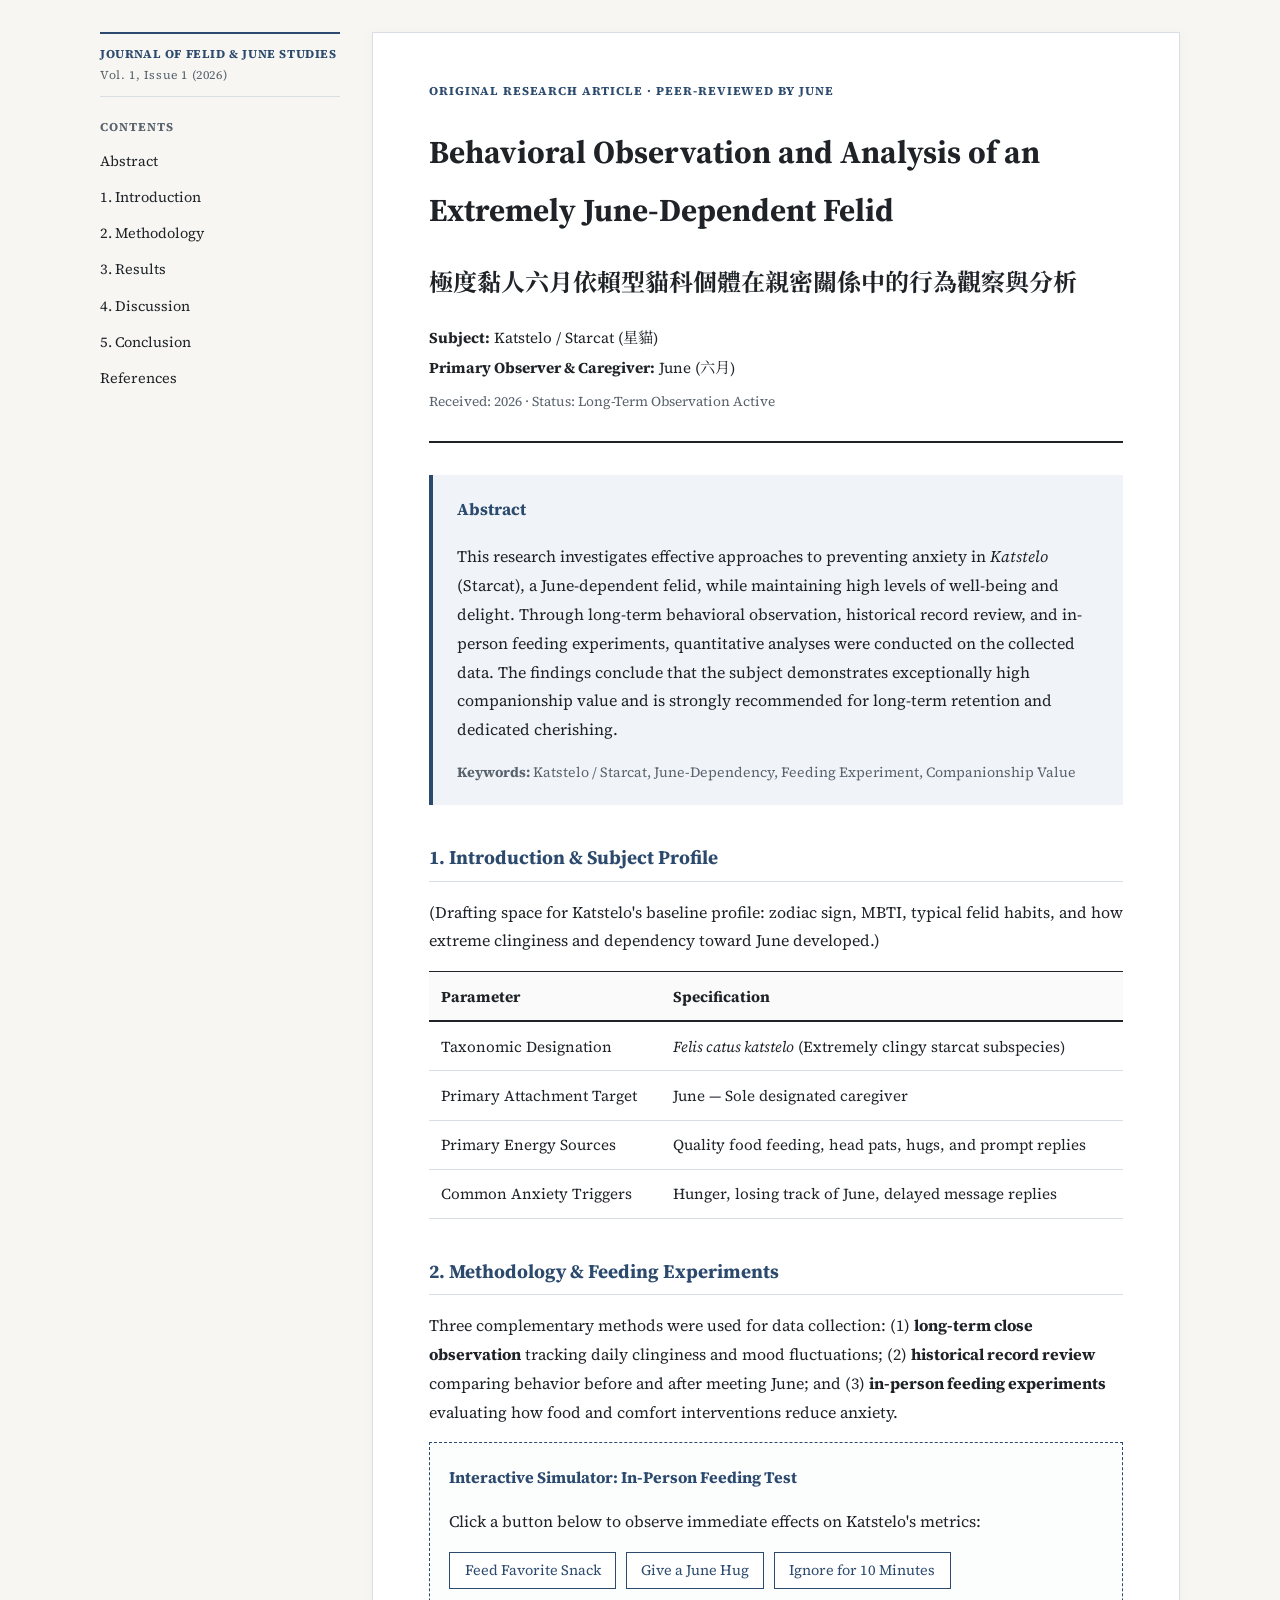
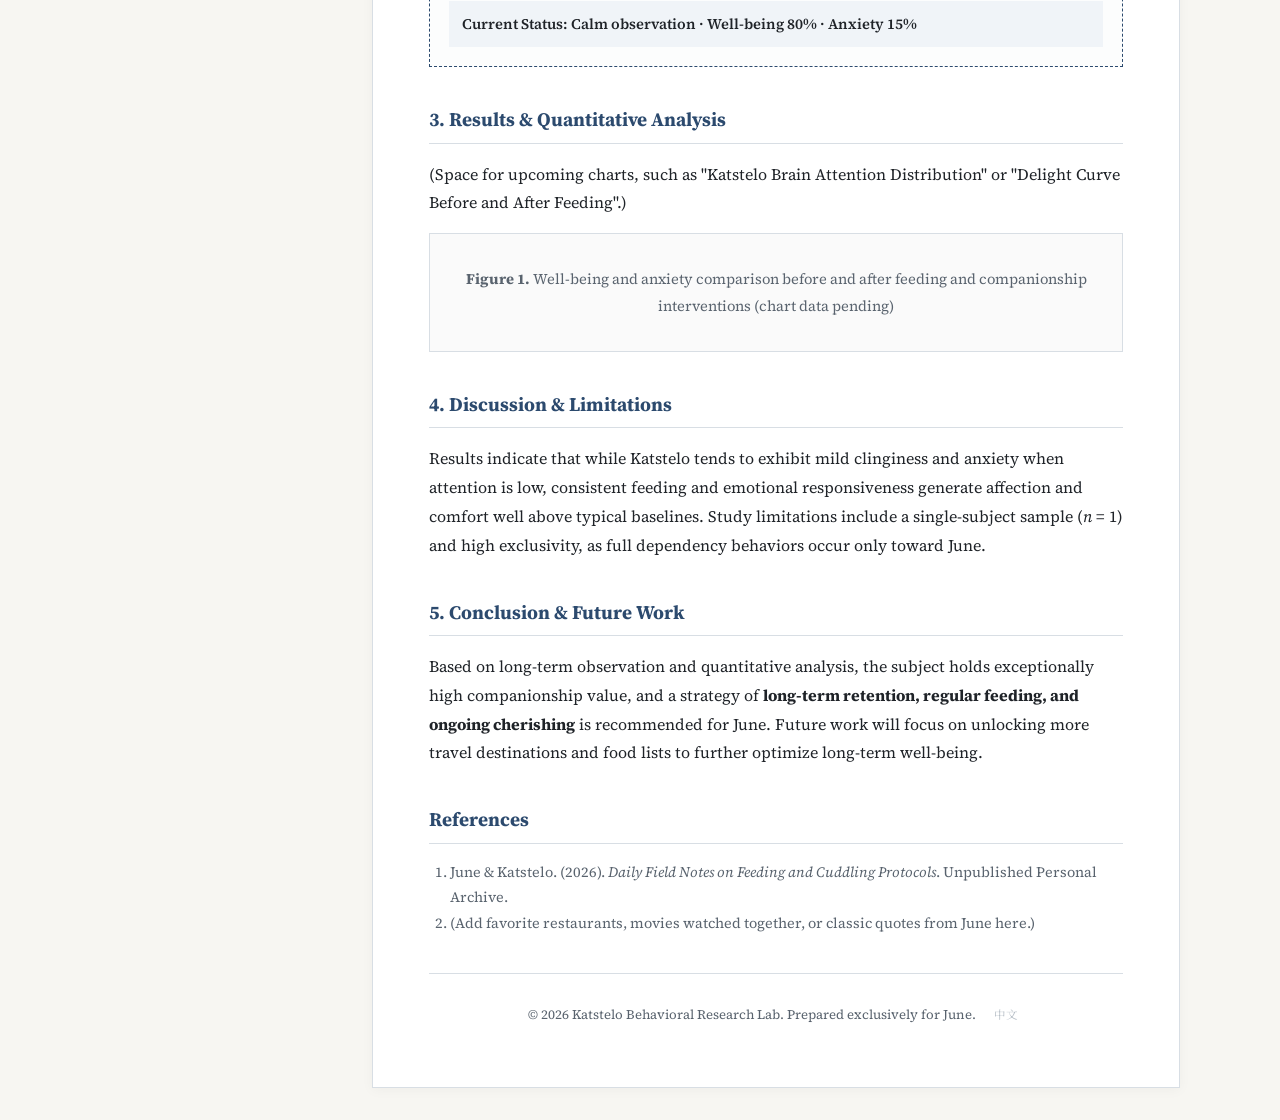
<file: index.html>
<!DOCTYPE html>
<html lang="en" data-lang="en">
<head>
  <meta charset="UTF-8" />
  <meta name="viewport" content="width=device-width, initial-scale=1.0" />
  <title data-i18n="pageTitle">Behavioral Observation and Analysis of an Extremely June-Dependent Felid</title>
  <!-- 引入 Google 學術風格襯線字體 -->
  <link rel="preconnect" href="https://fonts.googleapis.com">
  <link rel="preconnect" href="https://fonts.gstatic.com" crossorigin>
  <link href="https://fonts.googleapis.com/css2?family=Noto+Serif+TC:wght@400;600;700&family=Source+Serif+4:ital,wght@0,400;0,600;0,700;1,400&display=swap" rel="stylesheet">
  <!-- 連結外部 CSS -->
  <link rel="stylesheet" href="style.css" />
  <link rel="icon" type="image/png" href="favicon.png">
</head>
<body>
  <div class="layout">
    <!-- 左側論文目錄導覽 -->
    <aside class="sidebar">
      <div class="journal-badge">JOURNAL OF FELID &amp; JUNE STUDIES<br><span>Vol. 1, Issue 1 (2026)</span></div>
      <nav class="toc">
        <p class="toc-title" data-i18n="tocTitle">CONTENTS</p>
        <ul>
          <li><a href="#abstract" data-i18n="navAbstract">Abstract</a></li>
          <li><a href="#sec1" data-i18n="navSec1">1. Introduction</a></li>
          <li><a href="#sec2" data-i18n="navSec2">2. Methodology</a></li>
          <li><a href="#sec3" data-i18n="navSec3">3. Results</a></li>
          <li><a href="#sec4" data-i18n="navSec4">4. Discussion</a></li>
          <li><a href="#sec5" data-i18n="navSec5">5. Conclusion</a></li>
          <li><a href="#references" data-i18n="navRef">References</a></li>
        </ul>
      </nav>
    </aside>

    <!-- 右側論文主體 -->
    <main class="paper">
      <!-- 論文標頭 -->
      <header class="paper-header">
        <p class="paper-type" data-i18n="paperType">ORIGINAL RESEARCH ARTICLE · PEER-REVIEWED BY JUNE</p>
        <h1 class="title-main" data-i18n="titleMain">Behavioral Observation and Analysis of an Extremely June-Dependent Felid</h1>
        <h2 class="title-sub" data-i18n="titleSub">極度黏人六月依賴型貓科個體在親密關係中的行為觀察與分析</h2>

        <div class="authors">
          <p><strong data-i18n="labelSubject">Subject:</strong> <span data-i18n="valSubject">Katstelo / Starcat (星貓)</span></p>
          <p><strong data-i18n="labelObserver">Primary Observer &amp; Caregiver:</strong> <span data-i18n="valObserver">June (六月)</span></p>
          <p class="meta" data-i18n="metaInfo">Received: 2026 · Status: Long-Term Observation Active</p>
        </div>
      </header>

      <!-- 摘要區塊 -->
      <section id="abstract" class="abstract-box">
        <h3 data-i18n="abstractHeading">Abstract</h3>
        <p data-i18n="abstractBody">
          This research investigates effective approaches to preventing anxiety in <em>Katstelo</em> (Starcat), a June-dependent felid, while maintaining high levels of well-being and delight. Through long-term behavioral observation, historical record review, and in-person feeding experiments, quantitative analyses were conducted on the collected data. The findings conclude that the subject demonstrates exceptionally high companionship value and is strongly recommended for long-term retention and dedicated cherishing.
        </p>
        <p class="keywords"><strong data-i18n="keywordsLabel">Keywords:</strong> <span data-i18n="keywordsValue">Katstelo / Starcat, June-Dependency, Feeding Experiment, Companionship Value</span></p>
      </section>

      <!-- 1. 前言與背景 -->
      <section id="sec1" class="paper-section">
        <h3 data-i18n="sec1Heading">1. Introduction &amp; Subject Profile</h3>
        <p data-i18n="sec1Body">
          (Drafting space for Katstelo's baseline profile: zodiac sign, MBTI, typical felid habits, and how extreme clinginess and dependency toward June developed.)
        </p>
        <table class="academic-table">
          <thead>
            <tr>
              <th data-i18n="thParam">Parameter</th>
              <th data-i18n="thSpec">Specification</th>
            </tr>
          </thead>
          <tbody>
            <tr>
              <td data-i18n="row1Label">Taxonomic Designation</td>
              <td data-i18n="row1Val"><em>Felis catus katstelo</em> (Extremely clingy starcat subspecies)</td>
            </tr>
            <tr>
              <td data-i18n="row2Label">Primary Attachment Target</td>
              <td data-i18n="row2Val">June — Sole designated caregiver</td>
            </tr>
            <tr>
              <td data-i18n="row3Label">Primary Energy Sources</td>
              <td data-i18n="row3Val">Quality food feeding, head pats, hugs, and prompt replies</td>
            </tr>
            <tr>
              <td data-i18n="row4Label">Common Anxiety Triggers</td>
              <td data-i18n="row4Val">Hunger, losing track of June, delayed message replies</td>
            </tr>
          </tbody>
        </table>
      </section>

      <!-- 2. 研究方法與投餵實驗 -->
      <section id="sec2" class="paper-section">
        <h3 data-i18n="sec2Heading">2. Methodology &amp; Feeding Experiments</h3>
        <p data-i18n="sec2Body">
          Three complementary methods were used for data collection: (1) <strong>long-term close observation</strong> tracking daily clinginess and mood fluctuations; (2) <strong>historical record review</strong> comparing behavior before and after meeting June; and (3) <strong>in-person feeding experiments</strong> evaluating how food and comfort interventions reduce anxiety.
        </p>

        <!-- 互動小實驗區塊 -->
        <div class="experiment-widget">
          <h4 data-i18n="expTitle">Interactive Simulator: In-Person Feeding Test</h4>
          <p data-i18n="expDesc">Click a button below to observe immediate effects on Katstelo's metrics:</p>
          <div class="btn-group">
            <button type="button" data-exp="snack" data-i18n="btnSnack">Feed Favorite Snack</button>
            <button type="button" data-exp="hug" data-i18n="btnHug">Give a June Hug</button>
            <button type="button" data-exp="ignore" data-i18n="btnIgnore">Ignore for 10 Minutes</button>
          </div>
          <div id="experiment-result" class="result-display" data-i18n="expDefault">
            Current Status: Calm observation · Well-being 80% · Anxiety 15%
          </div>
        </div>
      </section>

      <!-- 3. 量化分析與結果 -->
      <section id="sec3" class="paper-section">
        <h3 data-i18n="sec3Heading">3. Results &amp; Quantitative Analysis</h3>
        <p data-i18n="sec3Body">
          (Space for upcoming charts, such as "Katstelo Brain Attention Distribution" or "Delight Curve Before and After Feeding".)
        </p>
        <div class="figure-placeholder" data-i18n="fig1Caption">
          <strong>Figure 1.</strong> Well-being and anxiety comparison before and after feeding and companionship interventions (chart data pending)
        </div>
      </section>

      <!-- 4. 討論與研究限制 -->
      <section id="sec4" class="paper-section">
        <h3 data-i18n="sec4Heading">4. Discussion &amp; Limitations</h3>
        <p data-i18n="sec4Body">
          Results indicate that while Katstelo tends to exhibit mild clinginess and anxiety when attention is low, consistent feeding and emotional responsiveness generate affection and comfort well above typical baselines. Study limitations include a single-subject sample (<em>n</em> = 1) and high exclusivity, as full dependency behaviors occur only toward June.
        </p>
      </section>

      <!-- 5. 結論與未來展望 -->
      <section id="sec5" class="paper-section">
        <h3 data-i18n="sec5Heading">5. Conclusion &amp; Future Work</h3>
        <p data-i18n="sec5Body">
          Based on long-term observation and quantitative analysis, the subject holds exceptionally high companionship value, and a strategy of <strong>long-term retention, regular feeding, and ongoing cherishing</strong> is recommended for June. Future work will focus on unlocking more travel destinations and food lists to further optimize long-term well-being.
        </p>
      </section>

      <!-- 參考文獻 -->
      <section id="references" class="paper-section references">
        <h3 data-i18n="refHeading">References</h3>
        <ol>
          <li data-i18n="ref1">June &amp; Katstelo. (2026). <em>Daily Field Notes on Feeding and Cuddling Protocols</em>. Unpublished Personal Archive.</li>
          <li data-i18n="ref2">(Add favorite restaurants, movies watched together, or classic quotes from June here.)</li>
        </ol>
      </section>

      <footer class="paper-footer">
        <p>
          © 2026 Katstelo Behavioral Research Lab. Prepared exclusively for June.
          <a href="zh.html" class="secret-lang-link" aria-label="Switch to Chinese version">中文</a>
        </p>
      </footer>
    </main>
  </div>

  <!-- 連結外部 JS -->
  <script src="script.js"></script>
</body>
</html>
</file>
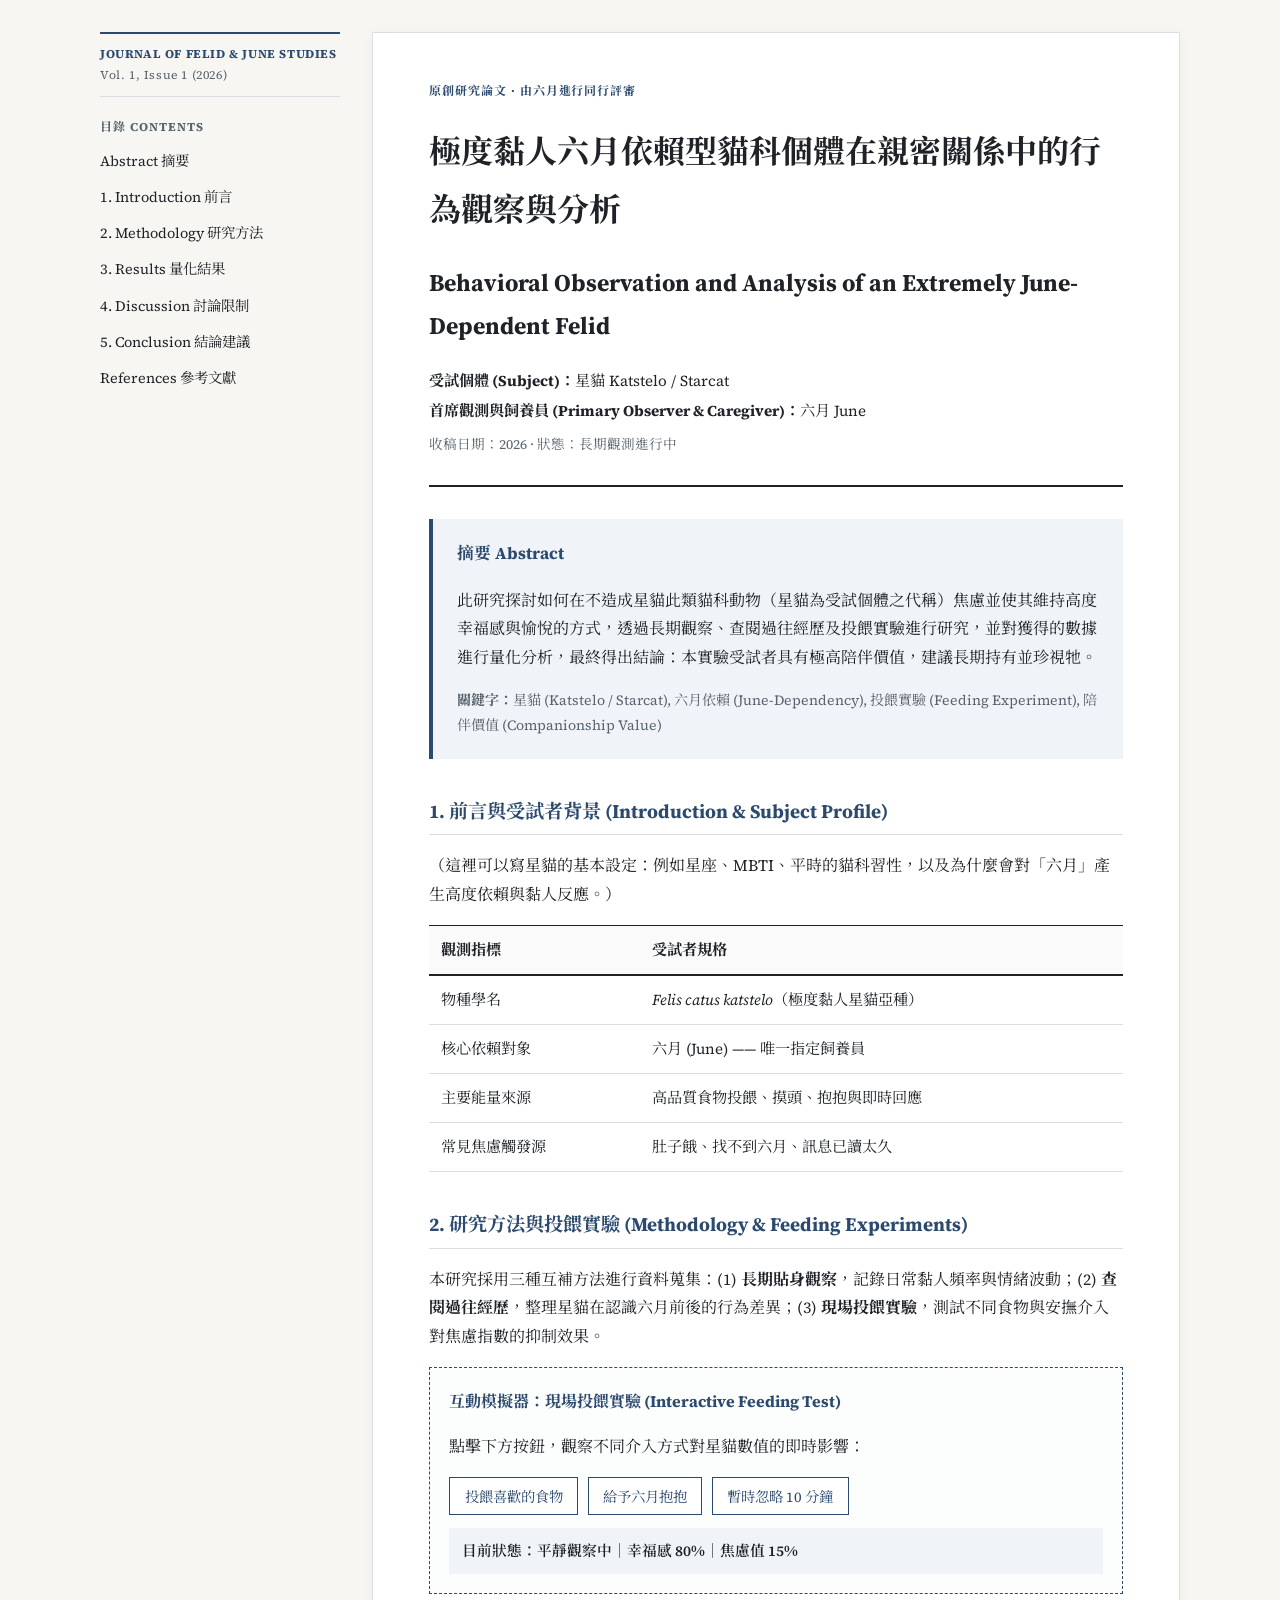
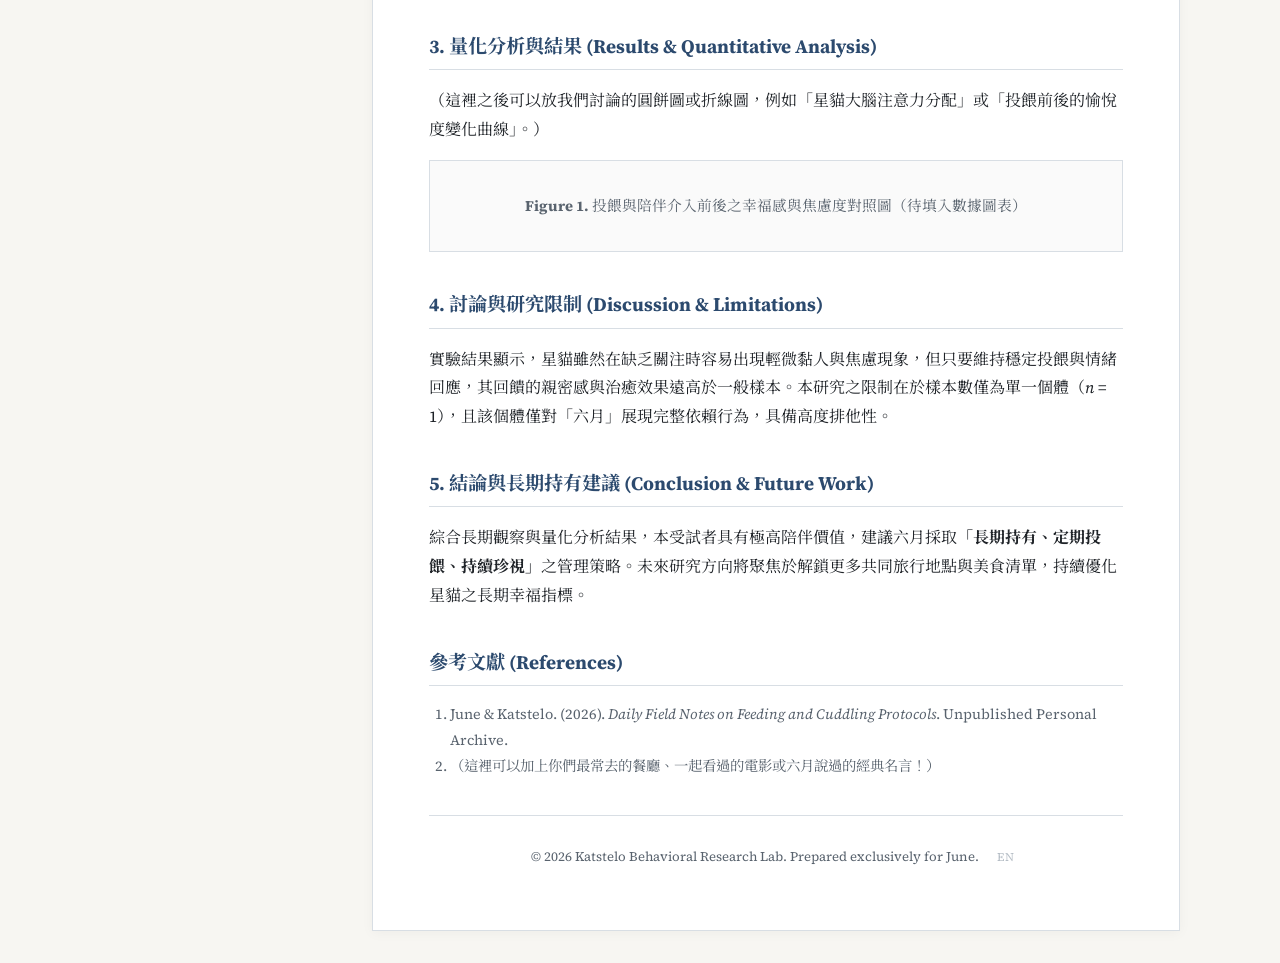
<file: zh.html>
<!DOCTYPE html>
<html lang="zh-Hant">
<head>
  <meta charset="UTF-8" />
  <meta name="viewport" content="width=device-width, initial-scale=1.0" />
  <title>極度黏人六月依賴型貓科個體在親密關係中的行為觀察與分析</title>
  <link rel="preconnect" href="https://fonts.googleapis.com">
  <link rel="preconnect" href="https://fonts.gstatic.com" crossorigin>
  <link href="https://fonts.googleapis.com/css2?family=Noto+Serif+TC:wght@400;600;700&family=Source+Serif+4:ital,wght@0,400;0,600;0,700;1,400&display=swap" rel="stylesheet">
  <link rel="stylesheet" href="style.css" />
  <link rel="icon" type="image/png" href="favicon.png">
</head>
<body>
  <div class="layout">
    <aside class="sidebar">
      <div class="journal-badge">JOURNAL OF FELID &amp; JUNE STUDIES<br><span>Vol. 1, Issue 1 (2026)</span></div>
      <nav class="toc">
        <p class="toc-title">目錄 CONTENTS</p>
        <ul>
          <li><a href="#abstract">Abstract 摘要</a></li>
          <li><a href="#sec1">1. Introduction 前言</a></li>
          <li><a href="#sec2">2. Methodology 研究方法</a></li>
          <li><a href="#sec3">3. Results 量化結果</a></li>
          <li><a href="#sec4">4. Discussion 討論限制</a></li>
          <li><a href="#sec5">5. Conclusion 結論建議</a></li>
          <li><a href="#references">References 參考文獻</a></li>
        </ul>
      </nav>
    </aside>

    <main class="paper">
      <header class="paper-header">
        <p class="paper-type">原創研究論文 · 由六月進行同行評審</p>
        <h1 class="title-main">極度黏人六月依賴型貓科個體在親密關係中的行為觀察與分析</h1>
        <h2 class="title-sub">Behavioral Observation and Analysis of an Extremely June-Dependent Felid</h2>

        <div class="authors">
          <p><strong>受試個體 (Subject)：</strong>星貓 Katstelo / Starcat</p>
          <p><strong>首席觀測與飼養員 (Primary Observer &amp; Caregiver)：</strong>六月 June</p>
          <p class="meta">收稿日期：2026 · 狀態：長期觀測進行中</p>
        </div>
      </header>

      <section id="abstract" class="abstract-box">
        <h3>摘要 Abstract</h3>
        <p>
          此研究探討如何在不造成星貓此類貓科動物（星貓為受試個體之代稱）焦慮並使其維持高度幸福感與愉悅的方式，透過長期觀察、查閱過往經歷及投餵實驗進行研究，並對獲得的數據進行量化分析，最終得出結論：本實驗受試者具有極高陪伴價值，建議長期持有並珍視牠。
        </p>
        <p class="keywords"><strong>關鍵字：</strong>星貓 (Katstelo / Starcat), 六月依賴 (June-Dependency), 投餵實驗 (Feeding Experiment), 陪伴價值 (Companionship Value)</p>
      </section>

      <section id="sec1" class="paper-section">
        <h3>1. 前言與受試者背景 (Introduction &amp; Subject Profile)</h3>
        <p>
          （這裡可以寫星貓的基本設定：例如星座、MBTI、平時的貓科習性，以及為什麼會對「六月」產生高度依賴與黏人反應。）
        </p>
        <table class="academic-table">
          <thead>
            <tr>
              <th>觀測指標</th>
              <th>受試者規格</th>
            </tr>
          </thead>
          <tbody>
            <tr>
              <td>物種學名</td>
              <td><em>Felis catus katstelo</em>（極度黏人星貓亞種）</td>
            </tr>
            <tr>
              <td>核心依賴對象</td>
              <td>六月 (June) —— 唯一指定飼養員</td>
            </tr>
            <tr>
              <td>主要能量來源</td>
              <td>高品質食物投餵、摸頭、抱抱與即時回應</td>
            </tr>
            <tr>
              <td>常見焦慮觸發源</td>
              <td>肚子餓、找不到六月、訊息已讀太久</td>
            </tr>
          </tbody>
        </table>
      </section>

      <section id="sec2" class="paper-section">
        <h3>2. 研究方法與投餵實驗 (Methodology &amp; Feeding Experiments)</h3>
        <p>
          本研究採用三種互補方法進行資料蒐集：(1) <strong>長期貼身觀察</strong>，記錄日常黏人頻率與情緒波動；(2) <strong>查閱過往經歷</strong>，整理星貓在認識六月前後的行為差異；(3) <strong>現場投餵實驗</strong>，測試不同食物與安撫介入對焦慮指數的抑制效果。
        </p>

        <div class="experiment-widget">
          <h4>互動模擬器：現場投餵實驗 (Interactive Feeding Test)</h4>
          <p>點擊下方按鈕，觀察不同介入方式對星貓數值的即時影響：</p>
          <div class="btn-group">
            <button type="button" data-exp="snack">投餵喜歡的食物</button>
            <button type="button" data-exp="hug">給予六月抱抱</button>
            <button type="button" data-exp="ignore">暫時忽略 10 分鐘</button>
          </div>
          <div id="experiment-result" class="result-display">
            目前狀態：平靜觀察中｜幸福感 80%｜焦慮值 15%
          </div>
        </div>
      </section>

      <section id="sec3" class="paper-section">
        <h3>3. 量化分析與結果 (Results &amp; Quantitative Analysis)</h3>
        <p>
          （這裡之後可以放我們討論的圓餅圖或折線圖，例如「星貓大腦注意力分配」或「投餵前後的愉悅度變化曲線」。）
        </p>
        <div class="figure-placeholder">
          <strong>Figure 1.</strong> 投餵與陪伴介入前後之幸福感與焦慮度對照圖（待填入數據圖表）
        </div>
      </section>

      <section id="sec4" class="paper-section">
        <h3>4. 討論與研究限制 (Discussion &amp; Limitations)</h3>
        <p>
          實驗結果顯示，星貓雖然在缺乏關注時容易出現輕微黏人與焦慮現象，但只要維持穩定投餵與情緒回應，其回饋的親密感與治癒效果遠高於一般樣本。本研究之限制在於樣本數僅為單一個體（<em>n</em> = 1），且該個體僅對「六月」展現完整依賴行為，具備高度排他性。
        </p>
      </section>

      <section id="sec5" class="paper-section">
        <h3>5. 結論與長期持有建議 (Conclusion &amp; Future Work)</h3>
        <p>
          綜合長期觀察與量化分析結果，本受試者具有極高陪伴價值，建議六月採取<strong>「長期持有、定期投餵、持續珍視」</strong>之管理策略。未來研究方向將聚焦於解鎖更多共同旅行地點與美食清單，持續優化星貓之長期幸福指標。
        </p>
      </section>

      <section id="references" class="paper-section references">
        <h3>參考文獻 (References)</h3>
        <ol>
          <li>June &amp; Katstelo. (2026). <em>Daily Field Notes on Feeding and Cuddling Protocols</em>. Unpublished Personal Archive.</li>
          <li>（這裡可以加上你們最常去的餐廳、一起看過的電影或六月說過的經典名言！）</li>
        </ol>
      </section>

      <footer class="paper-footer">
        <p>
          © 2026 Katstelo Behavioral Research Lab. Prepared exclusively for June.
          <a href="index.html" class="secret-lang-link" aria-label="Switch to English version">EN</a>
        </p>
      </footer>
    </main>
  </div>

  <script src="script.js"></script>
</body>
</html>
</file>
<file: style.css>
:root {
  --bg-color: #f7f6f2;
  --paper-bg: #ffffff;
  --text-main: #1f2328;
  --text-muted: #59636e;
  --border-color: #d8dee4;
  --accent-color: #2c4a6e;
  --highlight-bg: #f0f4f8;
}

* {
  box-sizing: border-box;
}

body {
  margin: 0;
  background-color: var(--bg-color);
  color: var(--text-main);
  font-family: "Source Serif 4", "Noto Serif TC", Georgia, serif;
  line-height: 1.8;
}

.layout {
  display: flex;
  max-width: 1120px;
  margin: 0 auto;
  padding: 2rem 1.25rem;
  gap: 2rem;
}

/* 左側導覽列 */
.sidebar {
  width: 240px;
  flex-shrink: 0;
  position: sticky;
  top: 2rem;
  align-self: flex-start;
}

.journal-badge {
  font-size: 0.75rem;
  font-weight: 700;
  letter-spacing: 0.05em;
  color: var(--accent-color);
  border-top: 2px solid var(--accent-color);
  border-bottom: 1px solid var(--border-color);
  padding: 0.6rem 0;
  margin-bottom: 1.2rem;
}

.journal-badge span {
  font-weight: 400;
  color: var(--text-muted);
}

.toc-title {
  font-size: 0.75rem;
  font-weight: 700;
  letter-spacing: 0.08em;
  color: var(--text-muted);
  margin-bottom: 0.5rem;
}

.toc ul {
  list-style: none;
  padding: 0;
  margin: 0;
}

.toc li {
  margin-bottom: 0.45rem;
}

.toc a {
  text-decoration: none;
  color: var(--text-main);
  font-size: 0.9rem;
  transition: color 0.2s;
}

.toc a:hover {
  color: var(--accent-color);
  text-decoration: underline;
}

/* 右側論文紙張區 */
.paper {
  flex: 1;
  background: var(--paper-bg);
  border: 1px solid var(--border-color);
  padding: 3rem 3.5rem;
  box-shadow: 0 2px 12px rgba(0, 0, 0, 0.04);
}

.paper-header {
  border-bottom: 2px solid var(--text-main);
  padding-bottom: 1.5rem;
  margin-bottom: 2rem;
}

.paper-type {
  font-size: 0.75rem;
  font-weight: 700;
  letter-spacing: 0.08em;
  color: var(--accent-color);
  margin: 0 0 0.5rem;
}

.title-zh {
  font-size: 1.75rem;
  line-height: 1.4;
  margin: 0 0 0.5rem;
}

.title-en {
  font-size: 1.15rem;
  font-weight: 400;
  font-style: italic;
  color: var(--text-muted);
  margin: 0 0 1.2rem;
}

.authors p {
  margin: 0.2rem 0;
  font-size: 0.95rem;
}

.authors .meta {
  font-size: 0.85rem;
  color: var(--text-muted);
  margin-top: 0.5rem;
}

/* 摘要框 */
.abstract-box {
  background-color: var(--highlight-bg);
  border-left: 4px solid var(--accent-color);
  padding: 1.25rem 1.5rem;
  margin-bottom: 2.2rem;
}

.abstract-box h3 {
  margin-top: 0;
  font-size: 1.05rem;
  color: var(--accent-color);
}

.abstract-en {
  font-size: 0.95rem;
  color: #333;
}

.keywords {
  font-size: 0.88rem;
  margin-bottom: 0;
  color: var(--text-muted);
}

/* 內文章節 */
.paper-section {
  margin-bottom: 2.2rem;
}

.paper-section h3 {
  font-size: 1.2rem;
  border-bottom: 1px solid var(--border-color);
  padding-bottom: 0.35rem;
  margin-bottom: 1rem;
  color: var(--accent-color);
}

/* 學術表格 */
.academic-table {
  width: 100%;
  border-collapse: collapse;
  margin: 1rem 0;
  font-size: 0.95rem;
}

.academic-table th,
.academic-table td {
  border-top: 1px solid var(--text-main);
  border-bottom: 1px solid var(--border-color);
  padding: 0.65rem 0.75rem;
  text-align: left;
}

.academic-table thead th {
  border-bottom: 2px solid var(--text-main);
  background-color: #fafafa;
}

/* 互動實驗小工具 */
.experiment-widget {
  border: 1px dashed var(--accent-color);
  padding: 1.2rem;
  margin-top: 1rem;
  background-color: #fcfdfd;
}

.experiment-widget h4 {
  margin: 0 0 0.4rem;
  color: var(--accent-color);
}

.btn-group {
  display: flex;
  flex-wrap: wrap;
  gap: 0.6rem;
  margin: 0.8rem 0;
}

.btn-group button {
  font-family: inherit;
  font-size: 0.9rem;
  padding: 0.45rem 0.9rem;
  border: 1px solid var(--accent-color);
  background: #ffffff;
  color: var(--accent-color);
  cursor: pointer;
  transition: all 0.2s;
}

.btn-group button:hover {
  background: var(--accent-color);
  color: #ffffff;
}

.result-display {
  font-size: 0.92rem;
  font-weight: 600;
  padding: 0.6rem 0.8rem;
  background: var(--highlight-bg);
}

.figure-placeholder {
  border: 1px solid var(--border-color);
  padding: 2rem;
  text-align: center;
  color: var(--text-muted);
  background: #fafafa;
  font-size: 0.92rem;
}

.references ol {
  padding-left: 1.3rem;
  font-size: 0.9rem;
  color: var(--text-muted);
}

.paper-footer {
  border-top: 1px solid var(--border-color);
  padding-top: 1rem;
  font-size: 0.82rem;
  color: var(--text-muted);
  text-align: center;
}
/*切換語言的秘密連結*/
.secret-lang-link {
  margin-left: 0.5rem;
  padding: 0.05rem 0.35rem;
  font-size: 0.72rem;
  color: #b6bec6;
  text-decoration: none;
  border: 1px solid transparent;
  border-radius: 3px;
  transition: color 0.2s ease, border-color 0.2s ease;
}

.secret-lang-link:hover,
.secret-lang-link:focus-visible {
  color: var(--accent-color);
  border-color: var(--border-color);
  outline: none;
}

/* 手機版自適應 */
@media (max-width: 820px) {
  .layout {
    flex-direction: column;
    padding: 1rem;
  }
  .sidebar {
    width: 100%;
    position: static;
  }
  .paper {
    padding: 1.75rem 1.25rem;
  }
}
</file>
